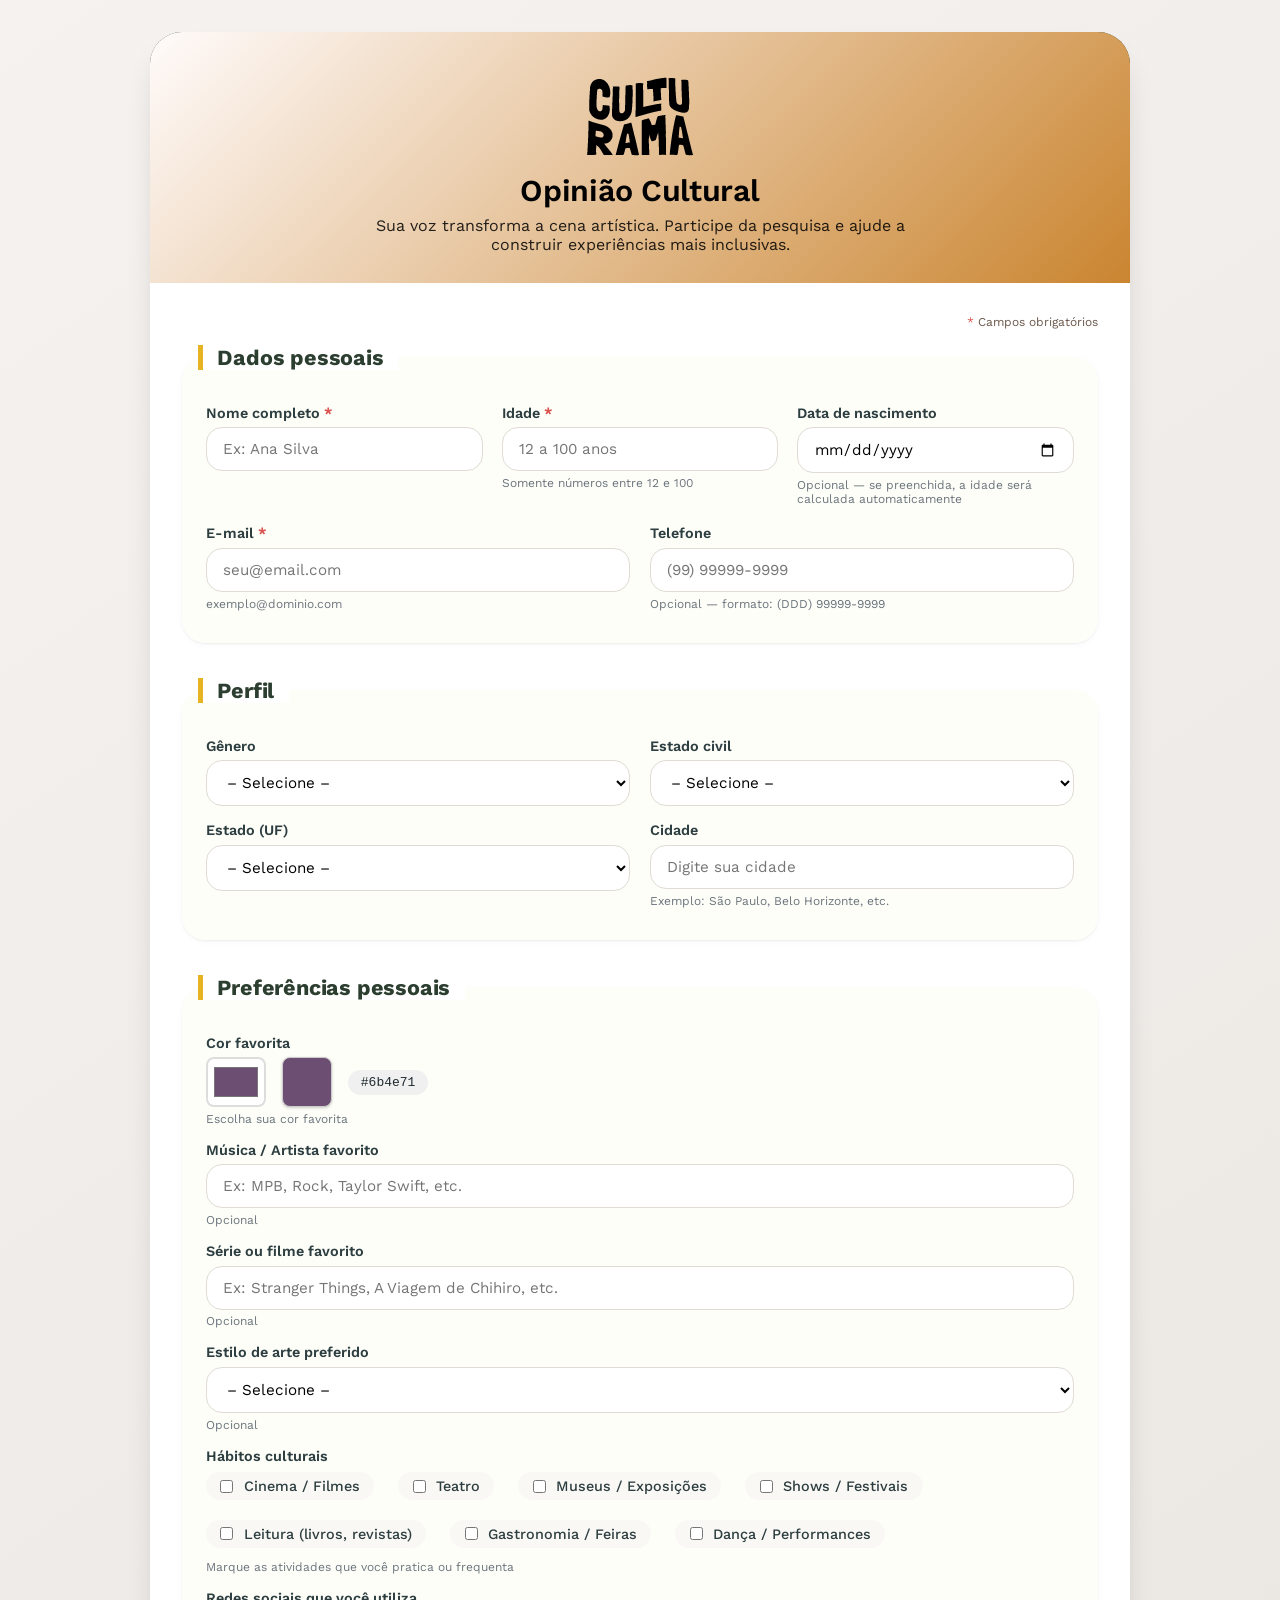
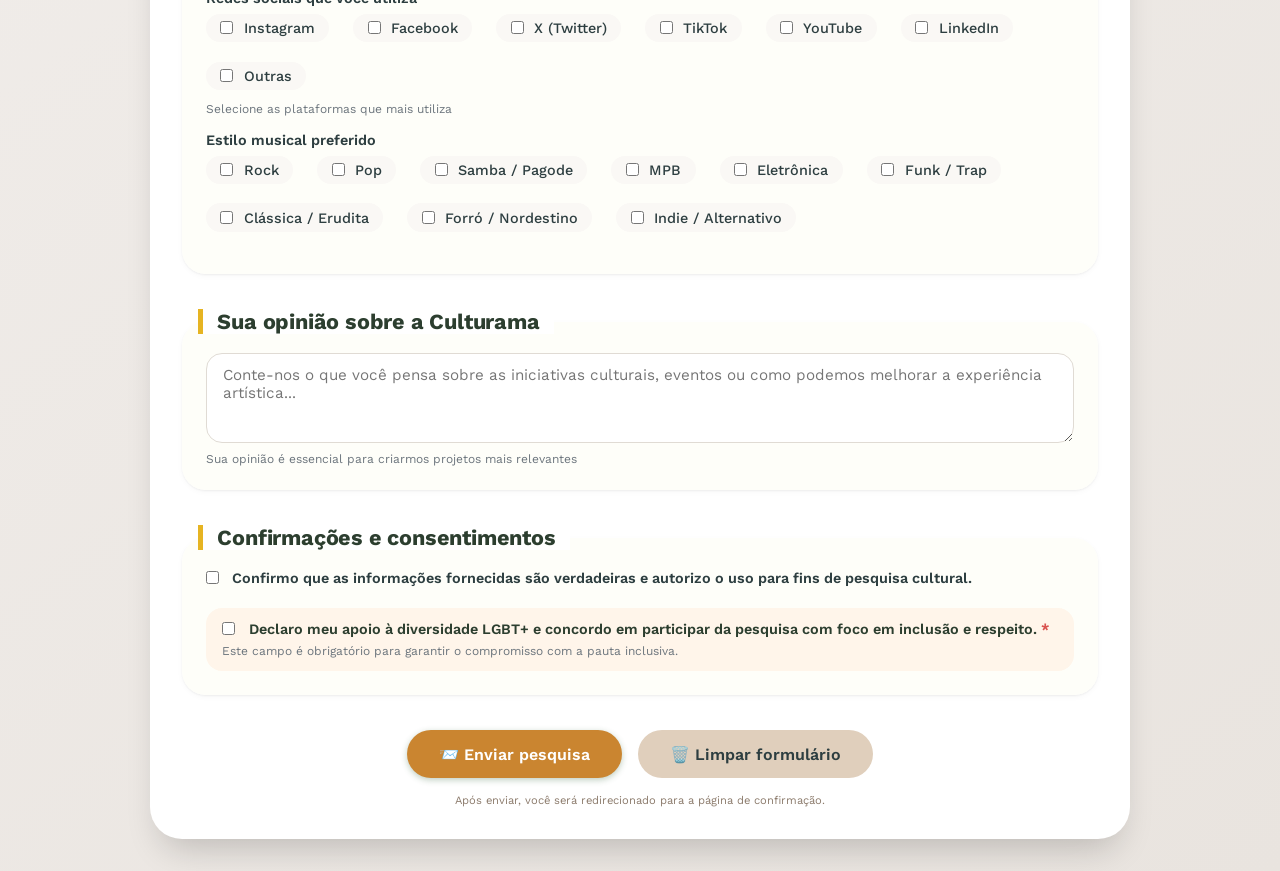
<file: index.html>
<!DOCTYPE html>
<html lang="pt-BR">
<head>
  <meta charset="UTF-8">
  <meta name="viewport" content="width=device-width, initial-scale=1.0, viewport-fit=cover">
  <link rel="preconnect" href="https://fonts.googleapis.com">
  <link rel="preconnect" href="https://fonts.gstatic.com" crossorigin>
  <link href="https://fonts.googleapis.com/css2?family=Fjalla+One&family=Work+Sans&display=swap" rel="stylesheet">
  <title>Culturama | Pesquisa de Opinião</title>
  <link rel="stylesheet" href="styles.css">
  <link rel="icon" href="img/culturama-favico.png">
</head>
<body>

  <div class="form-container">
    <div class="form-header">
            <img src="img/logo-culturama.png" alt="logo culturama">

      <h1>Opinião Cultural</h1>
      <p>Sua voz transforma a cena artística. Participe da pesquisa e ajude a construir experiências mais inclusivas.</p>
    </div>

    <form id="formPesquisa" action="sucesso.html">
      <div class="required-note">
        <span class="required-mark">*</span> Campos obrigatórios
      </div>

      <fieldset>
        <legend>Dados pessoais</legend>

        <div class="row-fields">
          <div class="field-group">
            <label class="required-star">Nome completo</label>
            <input type="text" name="nome" placeholder="Ex: Ana Silva" required autocomplete="name">
          </div>

          <div class="field-group">
            <label class="required-star">Idade</label>
            <input type="number" name="idade" id="idade" min="12" max="100" step="1" placeholder="12 a 100 anos" required>
            <small>Somente números entre 12 e 100</small>
          </div>

          <div class="field-group">
            <label>Data de nascimento</label>
            <input type="date" name="nascimento" id="nascimento">
            <small>Opcional — se preenchida, a idade será calculada automaticamente</small>
          </div>

          <div class="field-group">
            <label class="required-star">E-mail</label>
            <input type="email" name="email" placeholder="seu@email.com" required autocomplete="email">
            <small>exemplo@dominio.com</small>
          </div>

          <div class="field-group">
            <label>Telefone</label>
            <input type="tel" name="telefone" id="telefone" placeholder="(99) 99999-9999" autocomplete="off">
            <small>Opcional — formato: (DDD) 99999-9999</small>
          </div>
        </div>
      </fieldset>

      <fieldset>
        <legend>Perfil</legend>

        <div class="row-fields">
          <div class="field-group">
            <label>Gênero</label>
            <select name="genero">
              <option value="" disabled selected> – Selecione – </option>
              <option value="feminino">Feminino</option>
              <option value="masculino">Masculino</option>
              <option value="nao_binario">Não-binário</option>
              <option value="outro">Outro</option>
              <option value="prefiro_nao_dizer">Prefiro não dizer</option>
            </select>
          </div>

          <div class="field-group">
            <label>Estado civil</label>
            <select name="estado_civil">
              <option value="" disabled selected> – Selecione – </option>
              <option value="solteiro">Solteiro(a)</option>
              <option value="casado">Casado(a)</option>
              <option value="uniao_estavel">União estável</option>
              <option value="divorciado">Divorciado(a)</option>
              <option value="viuvo">Viúvo(a)</option>
            </select>
          </div>
        </div>

        <div class="row-fields">
          <div class="field-group">
            <label>Estado (UF)</label>
            <select name="estado">
              <option value="" disabled selected> – Selecione – </option>
              <option value="AC">Acre (AC)</option>
              <option value="AL">Alagoas (AL)</option>
              <option value="AP">Amapá (AP)</option>
              <option value="AM">Amazonas (AM)</option>
              <option value="BA">Bahia (BA)</option>
              <option value="CE">Ceará (CE)</option>
              <option value="DF">Distrito Federal (DF)</option>
              <option value="ES">Espírito Santo (ES)</option>
              <option value="GO">Goiás (GO)</option>
              <option value="MA">Maranhão (MA)</option>
              <option value="MT">Mato Grosso (MT)</option>
              <option value="MS">Mato Grosso do Sul (MS)</option>
              <option value="MG">Minas Gerais (MG)</option>
              <option value="PA">Pará (PA)</option>
              <option value="PB">Paraíba (PB)</option>
              <option value="PR">Paraná (PR)</option>
              <option value="PE">Pernambuco (PE)</option>
              <option value="PI">Piauí (PI)</option>
              <option value="RJ">Rio de Janeiro (RJ)</option>
              <option value="RN">Rio Grande do Norte (RN)</option>
              <option value="RS">Rio Grande do Sul (RS)</option>
              <option value="RO">Rondônia (RO)</option>
              <option value="RR">Roraima (RR)</option>
              <option value="SC">Santa Catarina (SC)</option>
              <option value="SP">São Paulo (SP)</option>
              <option value="SE">Sergipe (SE)</option>
              <option value="TO">Tocantins (TO)</option>
            </select>
          </div>

          <div class="field-group">
            <label>Cidade</label>
            <input type="text" name="cidade" placeholder="Digite sua cidade" autocomplete="off">
            <small>Exemplo: São Paulo, Belo Horizonte, etc.</small>
          </div>
        </div>
      </fieldset>

      <fieldset>
        <legend>Preferências pessoais</legend>

        <div class="row-fields">
          <div class="field-group full-width">
            <label>Cor favorita</label>

            <div class="color-picker-wrap">
              <input
                type="color"
                name="cor_favorita"
                id="corFavorita"
                value="#6b4e71"
                class="color-input"
              >

              <span id="previewCor" class="color-preview"></span>

              <span id="codigoCor" class="color-code">#6b4e71</span>
            </div>

            <small>Escolha sua cor favorita</small>
          </div>
        </div>

        <div class="row-fields">
          <div class="field-group full-width">
            <label>Música / Artista favorito</label>
            <input type="text" name="musica_favorita" placeholder="Ex: MPB, Rock, Taylor Swift, etc.">
            <small>Opcional</small>
          </div>
        </div>

        <div class="row-fields">
          <div class="field-group full-width">
            <label>Série ou filme favorito</label>
            <input type="text" name="serie_favorita" placeholder="Ex: Stranger Things, A Viagem de Chihiro, etc.">
            <small>Opcional</small>
          </div>
        </div>

        <div class="row-fields">
          <div class="field-group">
            <label>Estilo de arte preferido</label>
            <select name="estilo_arte">
              <option value="" disabled selected> – Selecione – </option>
              <option value="abstrato">Abstrato</option>
              <option value="realismo">Realismo</option>
              <option value="impressionismo">Impressionismo</option>
              <option value="pop_art">Pop Art</option>
              <option value="surrealismo">Surrealismo</option>
              <option value="contemporaneo">Contemporâneo</option>
              <option value="outro">Outro</option>
            </select>
            <small>Opcional</small>
          </div>
        </div>

        <div class="row-fields">
          <div class="field-group full-width">
            <label>Hábitos culturais</label>
            <div class="checkbox-group">
              <label><input type="checkbox" name="habitos" value="cinema"> Cinema / Filmes</label>
              <label><input type="checkbox" name="habitos" value="teatro"> Teatro</label>
              <label><input type="checkbox" name="habitos" value="museus"> Museus / Exposições</label>
              <label><input type="checkbox" name="habitos" value="shows"> Shows / Festivais</label>
              <label><input type="checkbox" name="habitos" value="leitura"> Leitura (livros, revistas)</label>
              <label><input type="checkbox" name="habitos" value="gastronomia"> Gastronomia / Feiras</label>
              <label><input type="checkbox" name="habitos" value="dança"> Dança / Performances</label>
            </div>
            <small>Marque as atividades que você pratica ou frequenta</small>
          </div>
        </div>

        <div class="row-fields">
          <div class="field-group full-width">
            <label>Redes sociais que você utiliza</label>
            <div class="checkbox-group">
              <label><input type="checkbox" name="social" value="instagram"> Instagram</label>
              <label><input type="checkbox" name="social" value="facebook"> Facebook</label>
              <label><input type="checkbox" name="social" value="twitter"> X (Twitter)</label>
              <label><input type="checkbox" name="social" value="tiktok"> TikTok</label>
              <label><input type="checkbox" name="social" value="youtube"> YouTube</label>
              <label><input type="checkbox" name="social" value="linkedin"> LinkedIn</label>
              <label><input type="checkbox" name="social" value="outras"> Outras</label>
            </div>
            <small>Selecione as plataformas que mais utiliza</small>
          </div>
        </div>

        <div class="row-fields">
          <div class="field-group full-width">
            <label>Estilo musical preferido</label>
            <div class="checkbox-group">
              <label><input type="checkbox" name="musica" value="rock"> Rock</label>
              <label><input type="checkbox" name="musica" value="pop"> Pop</label>
              <label><input type="checkbox" name="musica" value="samba"> Samba / Pagode</label>
              <label><input type="checkbox" name="musica" value="mpb"> MPB</label>
              <label><input type="checkbox" name="musica" value="eletronica"> Eletrônica</label>
              <label><input type="checkbox" name="musica" value="funk"> Funk / Trap</label>
              <label><input type="checkbox" name="musica" value="classica"> Clássica / Erudita</label>
              <label><input type="checkbox" name="musica" value="forro"> Forró / Nordestino</label>
              <label><input type="checkbox" name="musica" value="indie"> Indie / Alternativo</label>
            </div>
          </div>
        </div>
      </fieldset>

      <fieldset>
        <legend>Sua opinião sobre a Culturama</legend>
        <textarea name="opiniao" placeholder="Conte-nos o que você pensa sobre as iniciativas culturais, eventos ou como podemos melhorar a experiência artística..."></textarea>
        <small>Sua opinião é essencial para criarmos projetos mais relevantes</small>
      </fieldset>

      <fieldset>
        <legend>Confirmações e consentimentos</legend>

        <div class="confirmacao-item">
          <label class="inline-check">
            <input type="checkbox" name="confirmacao_veracidade" value="sim">
            Confirmo que as informações fornecidas são verdadeiras e autorizo o uso para fins de pesquisa cultural.
          </label>
        </div>

        <div class="consent-lgbt">
          <label class="inline-check consent-highlight">
            <input type="checkbox" name="consentimento_lgbt" required>
            <span class="required-star consent-text">Declaro meu apoio à diversidade LGBT+ e concordo em participar da pesquisa com foco em inclusão e respeito.</span>
          </label>
          <small>Este campo é obrigatório para garantir o compromisso com a pauta inclusiva.</small>
        </div>
      </fieldset>

      <div class="button-bar">
        <button type="submit" class="btn btn-primary">📨 Enviar pesquisa</button>
        <button type="reset" class="btn btn-secondary">🗑️ Limpar formulário</button>
      </div>

      <p class="footer-note">
        Após enviar, você será redirecionado para a página de confirmação.
      </p>
    </form>
  </div>

  <script src="app.js"></script>
</body>
</html>
</file>
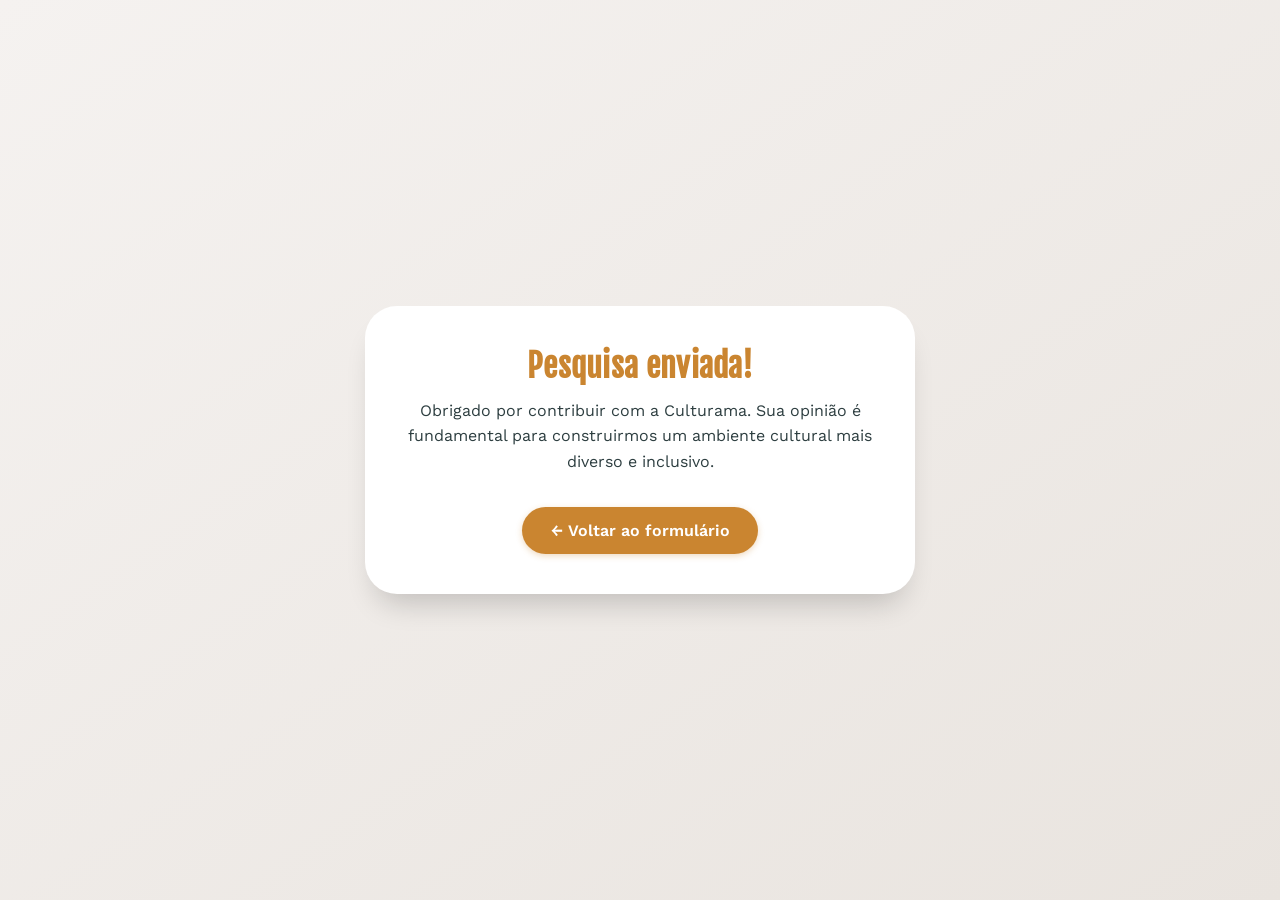
<file: sucesso.html>
<!DOCTYPE html>
<html lang="pt-BR">
<head>
  <meta charset="UTF-8">
  <meta name="viewport" content="width=device-width, initial-scale=1.0">
  <link rel="stylesheet" href="styles.css">
  <link rel="preconnect" href="https://fonts.googleapis.com">
  <link rel="preconnect" href="https://fonts.gstatic.com" crossorigin>
  <link href="https://fonts.googleapis.com/css2?family=Fjalla+One&family=Work+Sans&display=swap" rel="stylesheet">
  <title>Envio concluído | Culturama</title>
</head>
<body class="success-page">
  <div class="success-card">
    <h1>Pesquisa enviada!</h1>
    <p>
      Obrigado por contribuir com a Culturama. Sua opinião é fundamental para
      construirmos um ambiente cultural mais diverso e inclusivo.
    </p>
    <a href="index.html" class="success-link">← Voltar ao formulário</a>
  </div>
</body>
</html>
</file>
<file: styles.css>
/* ==================== RESET & BASE ==================== */
* {
  margin: 0;
  padding: 0;
  box-sizing: border-box;
}

body {
  background: linear-gradient(145deg, #f5f2f0 0%, #e9e4df 100%);
  font-family: 'Work Sans', sans-serif;
  padding: 2rem 1rem;
  color: #1e2a2e;
}

/* ==================== CONTAINER ==================== */
.form-container {
  max-width: 980px;
  margin: 0 auto;
  background: #ffffff;
  border-radius: 2rem;
  box-shadow: 0 20px 35px -12px rgba(0, 0, 0, 0.2);
  overflow: hidden;
  transition: all 0.2s ease;
}

/* ==================== HEADER ==================== */
.form-header {
  background: #2c3e2f;
  background-image: linear-gradient(135deg, #fffbfb 0%, #ca8530 100%);
  padding: 2rem 2rem 1.8rem;
  text-align: center;
  color: rgb(0, 0, 0);
}

.form-header h1 {
  font-size: 1.9rem;
  font-weight: 600;
  letter-spacing: -0.3px;
  margin-bottom: 0.5rem;
}

.form-header p {
  font-size: 1rem;
  opacity: 0.85;
  max-width: 550px;
  margin: 0 auto;
}

/* ==================== FORM ==================== */
form {
  padding: 2rem;
}

fieldset {
  border: none;
  margin-bottom: 2.2rem;
  background: #fefef9;
  border-radius: 1.5rem;
  padding: 1.2rem 1.5rem 1.5rem;
  box-shadow: 0 2px 6px rgba(0, 0, 0, 0.03), 0 1px 2px rgba(0, 0, 0, 0.05);
  transition: box-shadow 0.2s;
}

fieldset:hover {
  box-shadow: 0 8px 20px rgba(0, 0, 0, 0.05);
}

legend {
  font-size: 1.35rem;
  font-weight: 700;
  background: #ffffff;
  padding: 0 0.9rem;
  margin-left: -0.5rem;
  color: #2c3e2f;
  border-left: 5px solid #e6b422;
  letter-spacing: -0.2px;
  display: inline-block;
  width: auto;
}

/* ==================== GRID ==================== */
.row-fields {
  display: flex;
  flex-wrap: wrap;
  gap: 1.2rem;
  margin: 1rem 0 0.5rem;
}

.field-group {
  flex: 1 1 220px;
  min-width: 180px;
}

.full-width {
  flex: 1 1 100%;
}

/* ==================== LABELS ==================== */
label {
  display: block;
  font-weight: 600;
  margin-bottom: 0.4rem;
  font-size: 0.9rem;
  color: #2d3e40;
}

.required-star::after {
  content: " *";
  color: #d9534f;
  font-weight: bold;
}

.required-note {
  text-align: right;
  font-size: 0.75rem;
  margin-bottom: 1rem;
  color: #6c584c;
}

.required-mark {
  color: #d9534f;
}

/* ==================== INPUTS ==================== */
input,
select,
textarea {
  width: 100%;
  padding: 0.75rem 1rem;
  font-size: 0.95rem;
  font-family: inherit;
  border: 1.5px solid #e0dbd4;
  border-radius: 1rem;
  background: #fff;
  transition: all 0.2s;
  outline: none;
}

input:focus,
select:focus,
textarea:focus {
  border-color: #e6b422;
  box-shadow: 0 0 0 3px rgba(230, 180, 34, 0.2);
}

input:invalid:not(:placeholder-shown),
select:invalid:not(:placeholder-shown) {
  border-color: #e07a5f;
}

textarea {
  resize: vertical;
  min-height: 90px;
}

small {
  display: block;
  margin-top: 0.3rem;
  font-size: 0.75rem;
  color: #6c757d;
}

/* ==================== CHECKBOX / RADIO ==================== */
.checkbox-group,
.radio-group {
  display: flex;
  flex-wrap: wrap;
  gap: 0.8rem 1.5rem;
  margin-top: 0.5rem;
  margin-bottom: 0.2rem;
}

.checkbox-group label,
.radio-group label {
  display: inline-flex;
  align-items: center;
  gap: 0.45rem;
  font-weight: 500;
  cursor: pointer;
  background: #faf8f5;
  padding: 0.4rem 0.9rem;
  border-radius: 2rem;
  transition: background 0.2s;
}

.checkbox-group label:hover,
.radio-group label:hover {
  background: #efe6db;
}

input[type="checkbox"],
input[type="radio"] {
  width: auto;
  margin-right: 0.2rem;
  accent-color: #2c5e2e;
}

/* ==================== COLOR PICKER ==================== */
.color-picker-wrap {
  display: flex;
  align-items: center;
  gap: 1rem;
  flex-wrap: wrap;
}

.color-input {
  width: 60px;
  height: 50px;
  padding: 0.25rem;
  cursor: pointer;
  border: 2px solid #ddd;
  border-radius: 8px;
  background: #fff;
}

.color-preview {
  display: inline-block;
  width: 50px;
  height: 50px;
  background-color: #6b4e71;
  border-radius: 8px;
  border: 1px solid #ccc;
  box-shadow: 0 1px 3px rgba(0, 0, 0, 0.2);
}

.color-code {
  font-family: monospace;
  background: #f0f0f0;
  padding: 0.3rem 0.8rem;
  border-radius: 20px;
  color: #1e2a2e;
}

/* ==================== CONSENTIMENTOS ==================== */
.confirmacao-item {
  margin-bottom: 1.2rem;
}

.inline-check {
  display: inline-flex;
  align-items: center;
  gap: 0.6rem;
  cursor: pointer;
  margin-bottom: 0;
}

.consent-lgbt {
  background: #fff5ea;
  border-radius: 1rem;
  padding: 0.8rem 1rem;
  margin-top: 0.8rem;
}

.consent-highlight {
  font-weight: 600;
  gap: 0.7rem;
}

.consent-text {
  color: #2c3e2f;
}

/* ==================== BUTTONS ==================== */
.button-bar {
  display: flex;
  flex-wrap: wrap;
  gap: 1rem;
  justify-content: center;
  margin-top: 2rem;
  margin-bottom: 1rem;
}

.btn {
  border: none;
  font-weight: 600;
  padding: 0.9rem 2rem;
  font-size: 1rem;
  border-radius: 3rem;
  cursor: pointer;
  transition: transform 0.1s, background 0.2s;
  background: #ece3da;
  color: #2d3e40;
  font-family: inherit;
}

.btn-primary {
  background: #ca8530;
  color: white;
  box-shadow: 0 2px 6px rgba(44, 94, 46, 0.3);
}

.btn-primary:hover {
  background: #1f4521;
  transform: scale(1.01);
}

.btn-secondary {
  background: #e0cfbc;
}

.btn-secondary:hover {
  background: #cfbba4;
}

.footer-note {
  text-align: center;
  font-size: 0.7rem;
  margin-top: 0.5rem;
  color: #8b7a6b;
}

/* ==================== RESPONSIVIDADE ==================== */
@media (max-width: 680px) {
  form {
    padding: 1.2rem;
  }

  fieldset {
    padding: 1rem;
  }

  .checkbox-group label {
    flex-basis: calc(50% - 1rem);
  }

  .button-bar {
    flex-direction: column;
    align-items: stretch;
  }

  .btn {
    text-align: center;
  }

  legend {
    font-size: 1.2rem;
  }
}
/* ==================== PÁGINA DE SUCESSO ==================== */
.success-page {
  display: flex;
  justify-content: center;
  align-items: center;
  min-height: 100vh;
  padding: 2rem;
  background: linear-gradient(145deg, #f5f2f0 0%, #e9e4df 100%);
}

.success-card {
  background: #ffffff;
  max-width: 550px;
  width: 100%;
  padding: 2.5rem;
  border-radius: 2rem;
  text-align: center;
  box-shadow: 0 20px 30px -12px rgba(0, 0, 0, 0.2);
}

.success-card h1 {
  color: #ca8530;
  margin-bottom: 0.75rem;
  font-family: 'Fjalla One', sans-serif;
  font-size: 2rem;
  letter-spacing: 0.3px;
}

.success-card p {
  color: #2d3e40;
  margin-bottom: 2rem;
  font-size: 1rem;
  line-height: 1.6;
}

.success-link {
  display: inline-block;
  background: #ca8530;
  color: #ffffff;
  text-decoration: none;
  padding: 0.9rem 1.8rem;
  border-radius: 3rem;
  font-weight: 600;
  transition: all 0.2s ease;
  box-shadow: 0 2px 6px rgba(202, 133, 48, 0.3);
}

.success-link:hover {
  background: #b87422;
  transform: scale(1.01);
}
</file>
